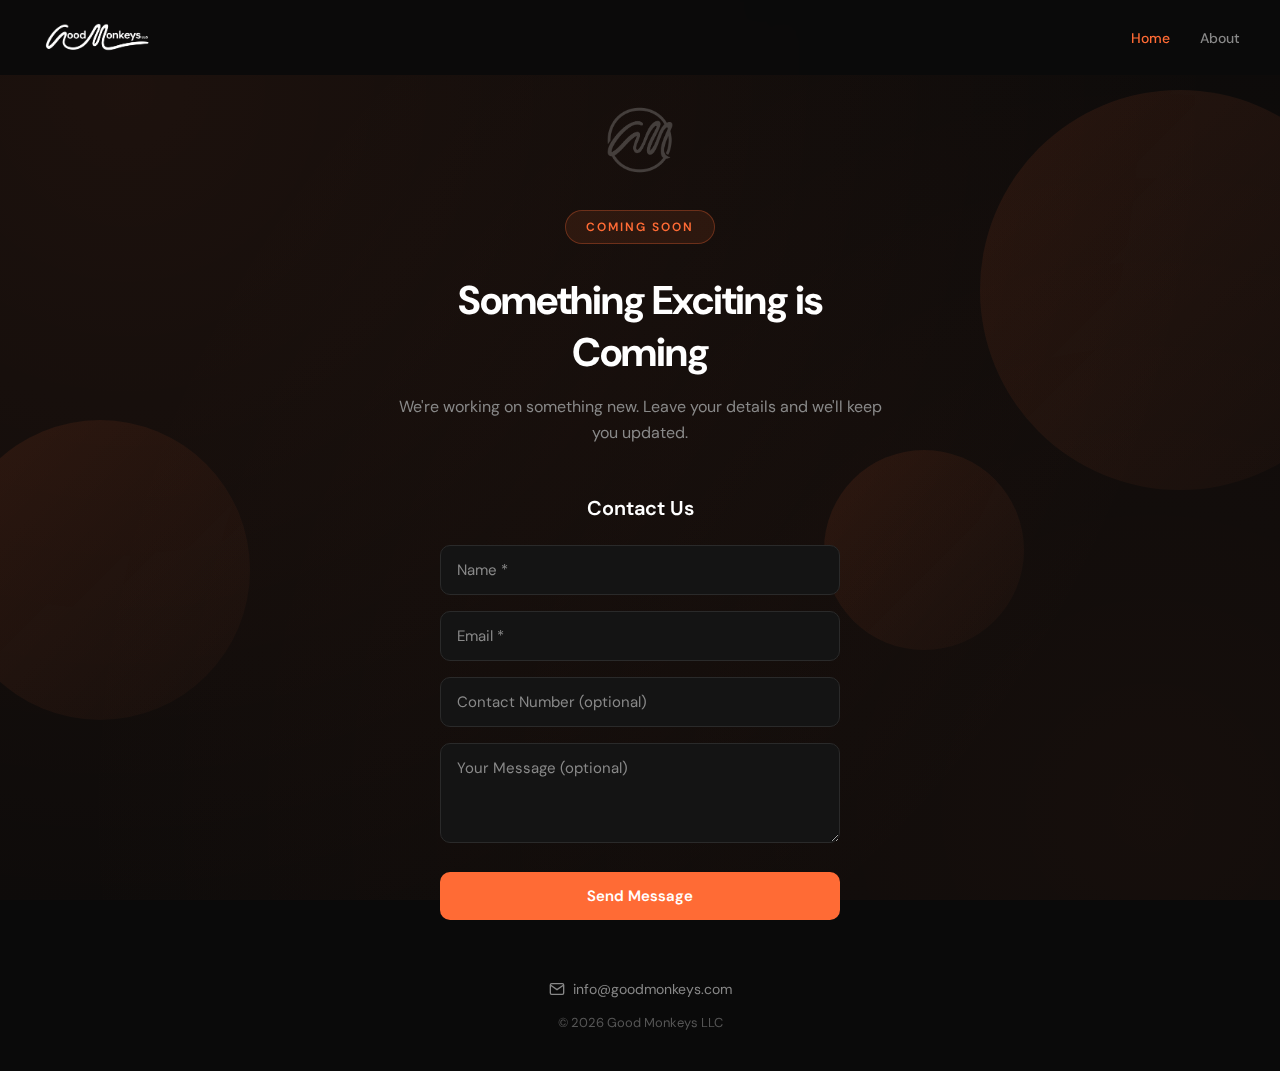
<file: index.html>
<!DOCTYPE html>
<html lang="en">
<head>
    <meta charset="UTF-8">
    <meta name="viewport" content="width=device-width, initial-scale=1.0">
    <title>Good Monkeys - Coming Soon</title>
    <meta name="description" content="Good Monkeys LLC - Something exciting is coming soon. Stay tuned!">
    
    <link rel="icon" type="image/png" href="assets/logos/favicon.png">
    <link rel="preconnect" href="https://fonts.googleapis.com">
    <link rel="preconnect" href="https://fonts.gstatic.com" crossorigin>
    <link href="https://fonts.googleapis.com/css2?family=DM+Sans:wght@300;400;500;600;700&display=swap" rel="stylesheet">
    
    <style>
        * {
            margin: 0;
            padding: 0;
            box-sizing: border-box;
        }
        
        :root {
            --primary: #FF6B35;
            --dark: #0A0A0A;
            --dark-light: #141414;
            --text: #FFFFFF;
            --text-muted: #888888;
            --border: #2a2a2a;
        }
        
        body {
            font-family: 'DM Sans', sans-serif;
            background: var(--dark);
            color: var(--text);
            min-height: 100vh;
            overflow-x: hidden;
        }
        
        /* Animated Background */
        .bg-animation {
            position: fixed;
            top: 0;
            left: 0;
            width: 100%;
            height: 100%;
            z-index: 0;
            overflow: hidden;
            pointer-events: none;
        }
        
        .bg-animation::before {
            content: '';
            position: absolute;
            top: -50%;
            left: -50%;
            width: 200%;
            height: 200%;
            background: radial-gradient(circle at 30% 30%, rgba(255, 107, 53, 0.08) 0%, transparent 50%),
                        radial-gradient(circle at 70% 70%, rgba(255, 107, 53, 0.05) 0%, transparent 50%);
            animation: pulse 15s ease-in-out infinite;
        }
        
        .floating-shapes {
            position: absolute;
            width: 100%;
            height: 100%;
        }
        
        .shape {
            position: absolute;
            border-radius: 50%;
            background: linear-gradient(135deg, rgba(255, 107, 53, 0.1), rgba(255, 107, 53, 0.02));
            animation: float 20s ease-in-out infinite;
        }
        
        .shape:nth-child(1) {
            width: 400px;
            height: 400px;
            top: 10%;
            right: -100px;
        }
        
        .shape:nth-child(2) {
            width: 300px;
            height: 300px;
            bottom: 20%;
            left: -50px;
            animation-delay: -5s;
        }
        
        .shape:nth-child(3) {
            width: 200px;
            height: 200px;
            top: 50%;
            right: 20%;
            animation-delay: -10s;
        }
        
        @keyframes pulse {
            0%, 100% { transform: rotate(0deg); }
            50% { transform: rotate(180deg); }
        }
        
        @keyframes float {
            0%, 100% { transform: translateY(0) scale(1); }
            50% { transform: translateY(-30px) scale(1.05); }
        }
        
        .container {
            position: relative;
            z-index: 1;
            min-height: 100vh;
            display: flex;
            flex-direction: column;
            justify-content: center;
            align-items: center;
            padding: 40px 20px;
        }
        
        /* Stamp */
        .stamp {
            width: 80px;
            height: 80px;
            margin: 0 auto 30px;
        }
        
        .stamp img {
            width: 100%;
            height: 100%;
            object-fit: contain;
            filter: brightness(0) invert(1);
            opacity: 0.2;
        }
        
        /* Main Content */
        .content {
            text-align: center;
            max-width: 500px;
            width: 100%;
        }
        
        .coming-soon-badge {
            display: inline-block;
            padding: 8px 20px;
            background: rgba(255, 107, 53, 0.1);
            border: 1px solid rgba(255, 107, 53, 0.3);
            border-radius: 50px;
            font-size: 12px;
            font-weight: 600;
            color: var(--primary);
            text-transform: uppercase;
            letter-spacing: 2px;
            margin-bottom: 30px;
        }
        
        h1 {
            font-size: 2.5rem;
            font-weight: 700;
            margin-bottom: 16px;
            letter-spacing: -1px;
        }
        
        .subtitle {
            font-size: 1rem;
            color: var(--text-muted);
            margin-bottom: 50px;
            line-height: 1.6;
        }
        
        /* Contact Form */
        .contact-section {
            width: 100%;
            max-width: 400px;
            margin: 0 auto;
        }
        
        .contact-title {
            font-size: 1.25rem;
            font-weight: 600;
            margin-bottom: 24px;
            color: var(--text);
        }
        
        .form-group {
            margin-bottom: 16px;
        }
        
        .form-group input,
        .form-group textarea {
            width: 100%;
            padding: 14px 16px;
            font-size: 15px;
            font-family: 'DM Sans', sans-serif;
            background: var(--dark-light);
            border: 1px solid var(--border);
            border-radius: 10px;
            color: var(--text);
            outline: none;
            transition: border-color 0.3s ease;
        }
        
        .form-group input:focus,
        .form-group textarea:focus {
            border-color: var(--primary);
        }
        
        .form-group input::placeholder,
        .form-group textarea::placeholder {
            color: var(--text-muted);
        }
        
        .form-group textarea {
            min-height: 100px;
            resize: vertical;
        }
        
        .optional {
            font-size: 11px;
            color: var(--text-muted);
            margin-left: 4px;
        }
        
        .btn {
            width: 100%;
            padding: 14px 24px;
            font-size: 15px;
            font-weight: 600;
            font-family: 'DM Sans', sans-serif;
            background: var(--primary);
            color: white;
            border: none;
            border-radius: 10px;
            cursor: pointer;
            transition: all 0.3s ease;
            margin-top: 8px;
        }
        
        .btn:hover {
            background: #e85a2a;
            transform: translateY(-2px);
        }
        
        .btn:disabled {
            opacity: 0.6;
            cursor: not-allowed;
            transform: none;
        }
        
        /* Success Message */
        .success-message {
            display: none;
            padding: 20px;
            background: rgba(34, 197, 94, 0.1);
            border: 1px solid rgba(34, 197, 94, 0.3);
            border-radius: 10px;
            color: #22C55E;
            text-align: center;
        }
        
        .success-message.show {
            display: block;
        }
        
        /* Footer */
        .footer {
            margin-top: 60px;
            text-align: center;
        }
        
        .footer-email {
            display: inline-flex;
            align-items: center;
            gap: 8px;
            color: var(--text-muted);
            text-decoration: none;
            font-size: 14px;
            margin-bottom: 16px;
            transition: color 0.3s ease;
        }
        
        .footer-email:hover {
            color: var(--primary);
        }
        
        .copyright {
            font-size: 13px;
            color: #555;
        }
        
        /* Responsive */
        @media (max-width: 600px) {
            .container {
                padding: 30px 20px;
            }
            
            .logo img {
                height: 40px;
            }
            
            h1 {
                font-size: 1.8rem;
            }
            
            .subtitle {
                font-size: 0.9rem;
            }
            
            .contact-section {
                max-width: 100%;
            }
        }
        
        /* Loading */
        .btn.loading {
            pointer-events: none;
        }
        
        .btn.loading::after {
            content: '';
            display: inline-block;
            width: 16px;
            height: 16px;
            border: 2px solid rgba(255,255,255,0.3);
            border-top-color: white;
            border-radius: 50%;
            animation: spin 0.8s linear infinite;
            margin-left: 8px;
            vertical-align: middle;
        }
        
        @keyframes spin {
            to { transform: rotate(360deg); }
        }
    </style>
</head>
<body>
    <!-- Animated Background -->
    <div class="bg-animation">
        <div class="floating-shapes">
            <div class="shape"></div>
            <div class="shape"></div>
            <div class="shape"></div>
        </div>
    </div>
    
    <!-- Navigation -->
    <nav style="position:fixed;top:0;left:0;right:0;padding:20px 40px;display:flex;justify-content:space-between;align-items:center;background:rgba(10,10,10,0.9);backdrop-filter:blur(10px);z-index:100;">
        <a href="index.html" style="display:flex;align-items:center;">
            <img src="assets/logos/GoodMonkeys_Logo_GM_V01_Primary_Logo.png" alt="Good Monkeys" style="height:35px;">
        </a>
        <div style="display:flex;gap:30px;">
            <a href="index.html" style="color:#FF6B35;text-decoration:none;font-size:14px;font-weight:500;">Home</a>
            <a href="about.html" style="color:#888;text-decoration:none;font-size:14px;font-weight:500;">About</a>
        </div>
    </nav>

    <div class="container" style="padding-top:100px;">
        <!-- Stamp -->
        <div class="stamp">
            <img src="assets/logos/GoodMonkeys_Logo_GM_V01_Logomark.png" alt="GM">
        </div>
        
        <!-- Main Content -->
        <div class="content">
            <div class="coming-soon-badge">Coming Soon</div>
            
            <h1>Something Exciting is Coming</h1>
            
            <p class="subtitle">
                We're working on something new. Leave your details and we'll keep you updated.
            </p>
            
            <!-- Contact Form -->
            <div class="contact-section">
                <h3 class="contact-title">Contact Us</h3>
                
                <div class="success-message" id="successMessage">
                    ✓ Thank you! We'll be in touch soon.
                </div>
                
                <form id="contactForm">
                    <div class="form-group">
                        <input type="text" id="name" placeholder="Name *" required>
                    </div>
                    
                    <div class="form-group">
                        <input type="email" id="email" placeholder="Email *" required>
                    </div>
                    
                    <div class="form-group">
                        <input type="tel" id="phone" placeholder="Contact Number (optional)">
                    </div>
                    
                    <div class="form-group">
                        <textarea id="message" placeholder="Your Message (optional)"></textarea>
                    </div>
                    
                    <button type="submit" class="btn" id="submitBtn">Send Message</button>
                </form>
            </div>
        </div>
        
        <!-- Footer -->
        <div class="footer">
            <a href="mailto:info@goodmonkeys.com" class="footer-email">
                <svg width="16" height="16" viewBox="0 0 24 24" fill="none" stroke="currentColor" stroke-width="2">
                    <path d="M4 4h16c1.1 0 2 .9 2 2v12c0 1.1-.9 2-2 2H4c-1.1 0-2-.9-2-2V6c0-1.1.9-2 2-2z"></path>
                    <polyline points="22,6 12,13 2,6"></polyline>
                </svg>
                info@goodmonkeys.com
            </a>
            <div class="copyright">© 2026 Good Monkeys LLC</div>
        </div>
    </div>
    
    <script>
        const SUPABASE_URL = 'https://kjhhwrvduqxprweqxhbo.supabase.co';
        const SUPABASE_ANON_KEY = 'eyJhbGciOiJIUzI1NiIsInR5cCI6IkpXVCJ9.eyJpc3MiOiJzdXBhYmFzZSIsInJlZiI6ImtqaGh3cnZkdXF4cHJ3ZXF4aGJvIiwicm9sZSI6ImFub24iLCJpYXQiOjE3NjQ2OTAwNjIsImV4cCI6MjA4MDI2NjA2Mn0.GFAmIDb1E_2UnFczUsHv4mTwGCT057CNlSLatsP2g2w';
        
        document.getElementById('contactForm').addEventListener('submit', async function(e) {
            e.preventDefault();
            
            const name = document.getElementById('name').value.trim();
            const email = document.getElementById('email').value.toLowerCase().trim();
            const phone = document.getElementById('phone').value.trim();
            const message = document.getElementById('message').value.trim();
            
            const submitBtn = document.getElementById('submitBtn');
            const form = document.getElementById('contactForm');
            const successMessage = document.getElementById('successMessage');
            
            submitBtn.classList.add('loading');
            submitBtn.disabled = true;
            
            try {
                const response = await fetch(`${SUPABASE_URL}/rest/v1/waitlist`, {
                    method: 'POST',
                    headers: {
                        'apikey': SUPABASE_ANON_KEY,
                        'Authorization': `Bearer ${SUPABASE_ANON_KEY}`,
                        'Content-Type': 'application/json',
                        'Prefer': 'return=representation'
                    },
                    body: JSON.stringify({
                        email: email,
                        name: name,
                        phone: phone || null,
                        message: message || null,
                        source: 'contact_form'
                    })
                });
                
                if (!response.ok) {
                    const errorData = await response.json();
                    console.error('Supabase error:', errorData);
                    // Handle duplicate email
                    if (errorData.code === '23505') {
                        form.style.display = 'none';
                        successMessage.classList.add('show');
                        return;
                    }
                    throw new Error(errorData.message || 'Failed to save');
                }
                
                const data = await response.json();
                console.log('Saved successfully:', data);
                
                form.style.display = 'none';
                successMessage.classList.add('show');
                
            } catch (error) {
                console.error('Error:', error);
                alert('Something went wrong. Please try again.');
                submitBtn.classList.remove('loading');
                submitBtn.disabled = false;
            } finally {
                submitBtn.classList.remove('loading');
                submitBtn.disabled = false;
            }
        });
    </script>
</body>
</html>
</file>
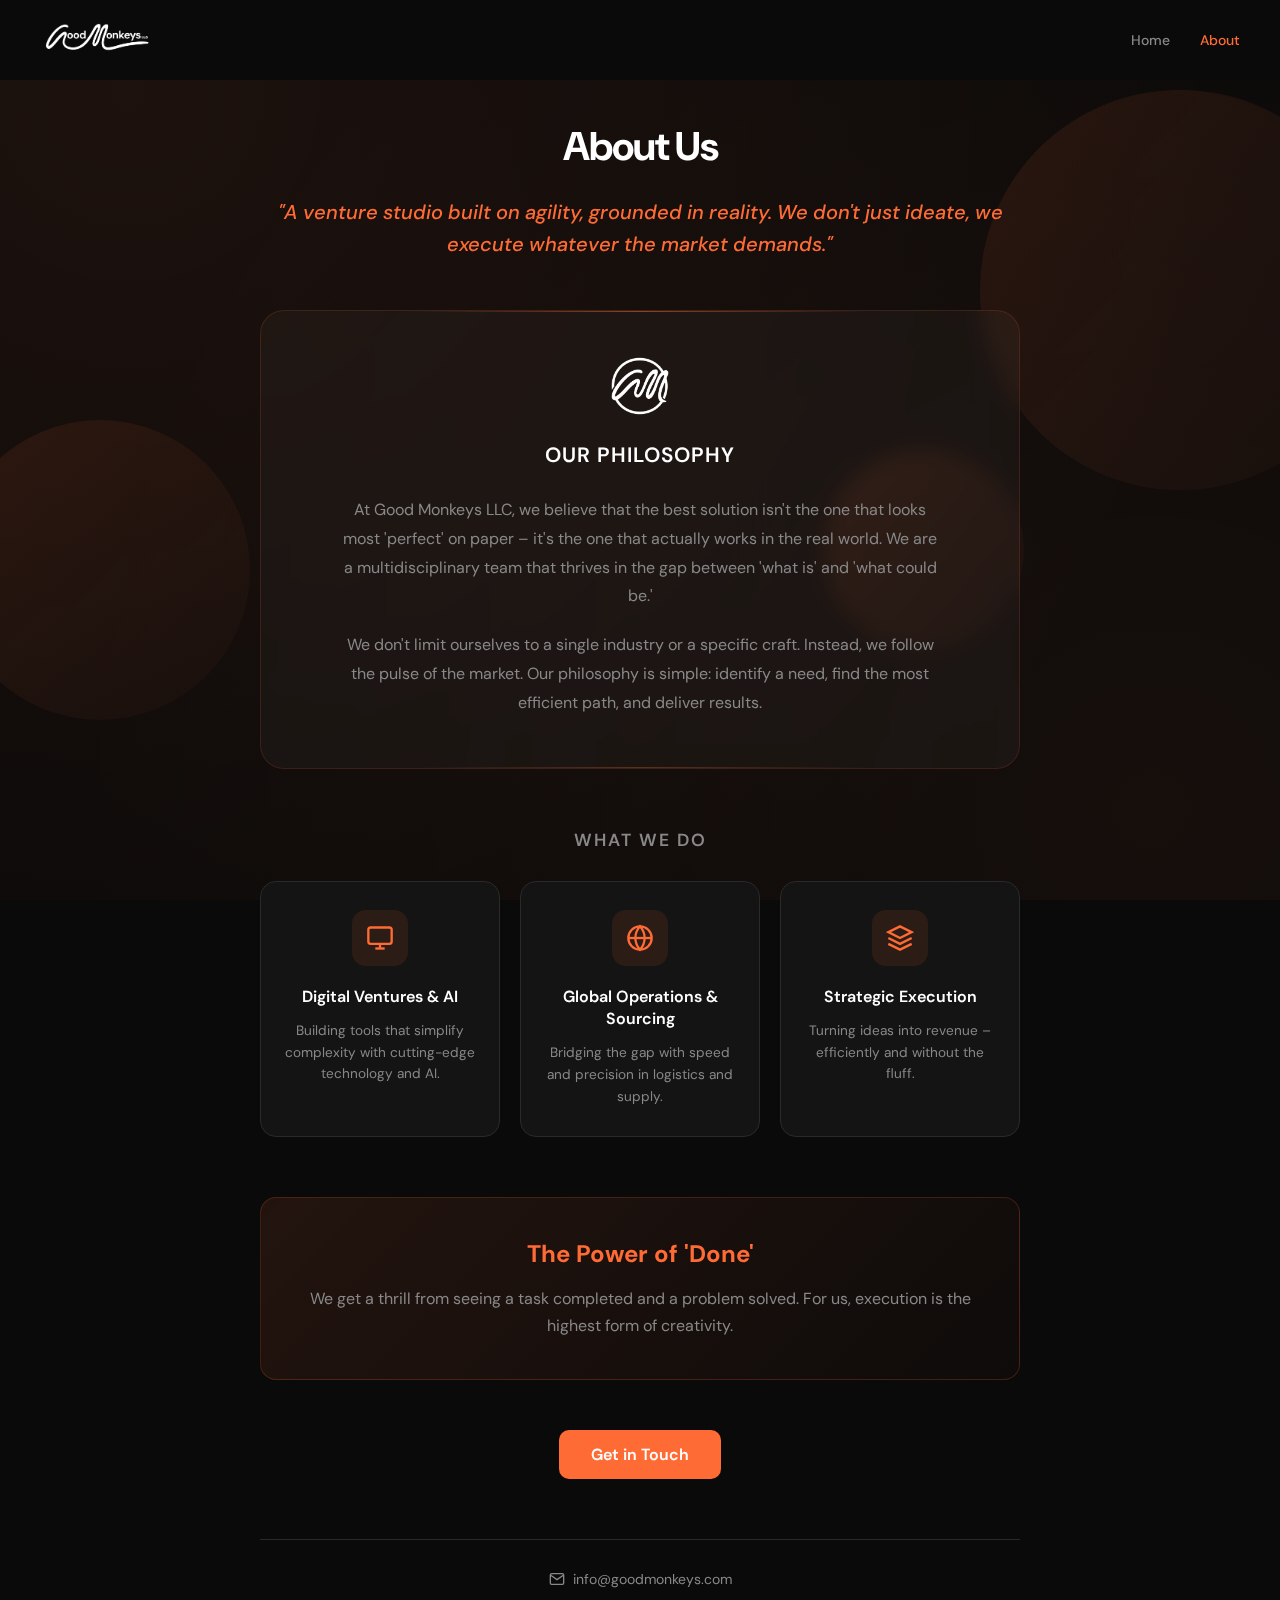
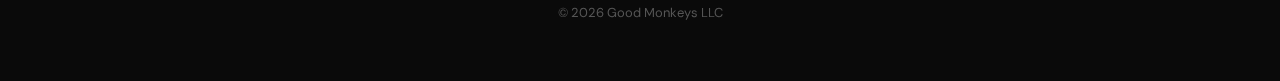
<file: about.html>
<!DOCTYPE html>
<html lang="en">
<head>
    <meta charset="UTF-8">
    <meta name="viewport" content="width=device-width, initial-scale=1.0">
    <title>About Us - Good Monkeys</title>
    <meta name="description" content="Good Monkeys LLC - A venture studio built on agility, grounded in reality.">
    
    <link rel="icon" type="image/png" href="assets/logos/favicon.png">
    <link rel="preconnect" href="https://fonts.googleapis.com">
    <link rel="preconnect" href="https://fonts.gstatic.com" crossorigin>
    <link href="https://fonts.googleapis.com/css2?family=DM+Sans:wght@300;400;500;600;700&display=swap" rel="stylesheet">
    
    <style>
        * {
            margin: 0;
            padding: 0;
            box-sizing: border-box;
        }
        
        :root {
            --primary: #FF6B35;
            --dark: #0A0A0A;
            --dark-light: #141414;
            --text: #FFFFFF;
            --text-muted: #888888;
            --border: #2a2a2a;
        }
        
        body {
            font-family: 'DM Sans', sans-serif;
            background: var(--dark);
            color: var(--text);
            min-height: 100vh;
            overflow-x: hidden;
        }
        
        /* Animated Background */
        .bg-animation {
            position: fixed;
            top: 0;
            left: 0;
            width: 100%;
            height: 100%;
            z-index: 0;
            overflow: hidden;
            pointer-events: none;
        }
        
        .bg-animation::before {
            content: '';
            position: absolute;
            top: -50%;
            left: -50%;
            width: 200%;
            height: 200%;
            background: radial-gradient(circle at 30% 30%, rgba(255, 107, 53, 0.08) 0%, transparent 50%),
                        radial-gradient(circle at 70% 70%, rgba(255, 107, 53, 0.05) 0%, transparent 50%);
            animation: pulse 15s ease-in-out infinite;
        }
        
        .floating-shapes {
            position: absolute;
            width: 100%;
            height: 100%;
        }
        
        .shape {
            position: absolute;
            border-radius: 50%;
            background: linear-gradient(135deg, rgba(255, 107, 53, 0.1), rgba(255, 107, 53, 0.02));
            animation: float 20s ease-in-out infinite;
        }
        
        .shape:nth-child(1) {
            width: 400px;
            height: 400px;
            top: 10%;
            right: -100px;
        }
        
        .shape:nth-child(2) {
            width: 300px;
            height: 300px;
            bottom: 20%;
            left: -50px;
            animation-delay: -5s;
        }
        
        .shape:nth-child(3) {
            width: 200px;
            height: 200px;
            top: 50%;
            right: 20%;
            animation-delay: -10s;
        }
        
        @keyframes pulse {
            0%, 100% { transform: rotate(0deg); }
            50% { transform: rotate(180deg); }
        }
        
        @keyframes float {
            0%, 100% { transform: translateY(0) scale(1); }
            50% { transform: translateY(-30px) scale(1.05); }
        }
        
        /* Navigation */
        .nav {
            position: fixed;
            top: 0;
            left: 0;
            right: 0;
            padding: 20px 40px;
            display: flex;
            justify-content: space-between;
            align-items: center;
            background: rgba(10, 10, 10, 0.9);
            backdrop-filter: blur(10px);
            z-index: 100;
        }
        
        .nav-logo img {
            height: 35px;
        }
        
        .nav-links {
            display: flex;
            gap: 30px;
        }
        
        .nav-links a {
            color: var(--text-muted);
            text-decoration: none;
            font-size: 14px;
            font-weight: 500;
            transition: color 0.3s ease;
        }
        
        .nav-links a:hover,
        .nav-links a.active {
            color: var(--primary);
        }
        
        /* Main Container */
        .container {
            position: relative;
            z-index: 1;
            max-width: 800px;
            margin: 0 auto;
            padding: 120px 20px 60px;
        }
        
        /* Hero */
        .hero {
            text-align: center;
            margin-bottom: 50px;
        }
        
        .hero h1 {
            font-size: 2.5rem;
            font-weight: 700;
            margin-bottom: 24px;
            letter-spacing: -1px;
        }
        
        .motto {
            font-size: 1.25rem;
            color: var(--primary);
            font-weight: 500;
            line-height: 1.6;
            font-style: italic;
        }
        
        /* Philosophy */
        .philosophy {
            margin-bottom: 60px;
            padding: 50px 40px;
            background: rgba(255, 255, 255, 0.03);
            border: 1px solid rgba(255, 107, 53, 0.15);
            border-radius: 24px;
            position: relative;
            overflow: hidden;
            backdrop-filter: blur(10px);
        }
        
        .philosophy::before {
            content: '';
            position: absolute;
            top: 0;
            left: 50%;
            transform: translateX(-50%);
            width: 60%;
            height: 1px;
            background: linear-gradient(90deg, transparent, rgba(255, 107, 53, 0.5), transparent);
        }
        
        .philosophy::after {
            content: '';
            position: absolute;
            bottom: 0;
            left: 50%;
            transform: translateX(-50%);
            width: 60%;
            height: 1px;
            background: linear-gradient(90deg, transparent, rgba(255, 107, 53, 0.3), transparent);
        }
        
        .philosophy-header {
            text-align: center;
            margin-bottom: 28px;
        }
        
        .philosophy-stamp {
            width: 70px;
            height: 70px;
            margin: -10px auto 20px;
        }
        
        .philosophy-stamp img {
            width: 100%;
            height: 100%;
            object-fit: contain;
            filter: brightness(0) invert(1);
            opacity: 1;
        }
        
        .philosophy-header h3 {
            font-size: 1.3rem;
            font-weight: 600;
            color: var(--text);
            text-transform: uppercase;
            letter-spacing: 1px;
        }
        
        .philosophy-content {
            display: flex;
            flex-direction: column;
            gap: 20px;
            text-align: center;
        }
        
        .philosophy-item p {
            font-size: 1rem;
            color: var(--text-muted);
            line-height: 1.8;
            max-width: 600px;
            margin: 0 auto;
        }
        
        /* Services */
        .services {
            margin-bottom: 60px;
        }
        
        .services-title {
            font-size: 1.1rem;
            font-weight: 600;
            color: var(--text-muted);
            text-transform: uppercase;
            letter-spacing: 2px;
            margin-bottom: 30px;
            text-align: center;
        }
        
        .services-grid {
            display: grid;
            grid-template-columns: repeat(3, 1fr);
            gap: 20px;
        }
        
        .service-card {
            padding: 28px 24px;
            background: var(--dark-light);
            border: 1px solid var(--border);
            border-radius: 16px;
            text-align: center;
            transition: all 0.3s ease;
        }
        
        .service-card:hover {
            border-color: var(--primary);
            transform: translateY(-4px);
        }
        
        .service-icon {
            width: 56px;
            height: 56px;
            display: flex;
            align-items: center;
            justify-content: center;
            background: rgba(255, 107, 53, 0.1);
            border-radius: 14px;
            margin: 0 auto 20px;
            color: var(--primary);
        }
        
        .service-card h3 {
            font-size: 1rem;
            font-weight: 600;
            margin-bottom: 12px;
            line-height: 1.4;
        }
        
        .service-card p {
            font-size: 0.85rem;
            color: var(--text-muted);
            line-height: 1.6;
        }
        
        /* Power of Done */
        .power-done {
            text-align: center;
            padding: 40px;
            background: linear-gradient(135deg, rgba(255, 107, 53, 0.1), rgba(255, 107, 53, 0.02));
            border: 1px solid rgba(255, 107, 53, 0.2);
            border-radius: 16px;
            margin-bottom: 40px;
        }
        
        .power-done h3 {
            font-size: 1.5rem;
            margin-bottom: 16px;
            color: var(--primary);
        }
        
        .power-done p {
            font-size: 1rem;
            color: var(--text-muted);
            line-height: 1.7;
        }
        
        /* CTA */
        .cta {
            text-align: center;
            margin-top: 50px;
        }
        
        .cta-btn {
            display: inline-block;
            padding: 14px 32px;
            background: var(--primary);
            color: white;
            text-decoration: none;
            font-weight: 600;
            border-radius: 10px;
            transition: all 0.3s ease;
        }
        
        .cta-btn:hover {
            background: #e85a2a;
            transform: translateY(-2px);
        }
        
        /* Footer */
        .footer {
            margin-top: 60px;
            padding-top: 30px;
            border-top: 1px solid var(--border);
            text-align: center;
        }
        
        .footer-email {
            display: inline-flex;
            align-items: center;
            gap: 8px;
            color: var(--text-muted);
            text-decoration: none;
            font-size: 14px;
            margin-bottom: 16px;
            transition: color 0.3s ease;
        }
        
        .footer-email:hover {
            color: var(--primary);
        }
        
        .copyright {
            font-size: 13px;
            color: #555;
        }
        
        /* Responsive */
        @media (max-width: 600px) {
            .nav {
                padding: 16px 20px;
            }
            
            .nav-logo img {
                height: 28px;
            }
            
            .nav-links {
                gap: 20px;
            }
            
            .nav-links a {
                font-size: 13px;
            }
            
            .container {
                padding: 100px 20px 40px;
            }
            
            .hero h1 {
                font-size: 1.8rem;
            }
            
            .motto {
                font-size: 1.1rem;
            }
            
            .philosophy {
                padding: 24px;
            }
            
            .philosophy-item p {
                font-size: 0.95rem;
            }
            
            .service-card {
                padding: 24px;
            }
            
            .service-card h3 {
                font-size: 1.1rem;
            }
            
            .services-grid {
                grid-template-columns: 1fr;
            }
        }
    </style>
</head>
<body>
    <!-- Animated Background -->
    <div class="bg-animation">
        <div class="floating-shapes">
            <div class="shape"></div>
            <div class="shape"></div>
            <div class="shape"></div>
        </div>
    </div>
    
    <!-- Navigation -->
    <nav class="nav">
        <a href="index.html" class="nav-logo">
            <img src="assets/logos/GoodMonkeys_Logo_GM_V01_Primary_Logo.png" alt="Good Monkeys">
        </a>
        <div class="nav-links">
            <a href="index.html">Home</a>
            <a href="about.html" class="active">About</a>
        </div>
    </nav>
    
    <div class="container">
        <!-- Hero -->
        <div class="hero">
            <h1>About Us</h1>
            <p class="motto">"A venture studio built on agility, grounded in reality. We don't just ideate, we execute whatever the market demands."</p>
        </div>
        
        <!-- Philosophy -->
        <div class="philosophy">
            <div class="philosophy-header">
                <div class="philosophy-stamp">
                    <img src="assets/logos/GoodMonkeys_Logo_GM_V01_Logomark.png" alt="GM">
                </div>
                <h3>Our Philosophy</h3>
            </div>
            <div class="philosophy-content">
                <div class="philosophy-item">
                    <p>At Good Monkeys LLC, we believe that the best solution isn't the one that looks most 'perfect' on paper – it's the one that actually works in the real world. We are a multidisciplinary team that thrives in the gap between 'what is' and 'what could be.'</p>
                </div>
                <div class="philosophy-item">
                    <p>We don't limit ourselves to a single industry or a specific craft. Instead, we follow the pulse of the market. Our philosophy is simple: identify a need, find the most efficient path, and deliver results.</p>
                </div>
            </div>
        </div>
        
        <!-- Services -->
        <div class="services">
            <div class="services-title">What We Do</div>
            
            <div class="services-grid">
                <div class="service-card">
                    <div class="service-icon">
                        <svg width="28" height="28" viewBox="0 0 24 24" fill="none" stroke="currentColor" stroke-width="2">
                            <rect x="2" y="3" width="20" height="14" rx="2" ry="2"></rect>
                            <line x1="8" y1="21" x2="16" y2="21"></line>
                            <line x1="12" y1="17" x2="12" y2="21"></line>
                        </svg>
                    </div>
                    <h3>Digital Ventures & AI</h3>
                    <p>Building tools that simplify complexity with cutting-edge technology and AI.</p>
                </div>
                
                <div class="service-card">
                    <div class="service-icon">
                        <svg width="28" height="28" viewBox="0 0 24 24" fill="none" stroke="currentColor" stroke-width="2">
                            <circle cx="12" cy="12" r="10"></circle>
                            <line x1="2" y1="12" x2="22" y2="12"></line>
                            <path d="M12 2a15.3 15.3 0 0 1 4 10 15.3 15.3 0 0 1-4 10 15.3 15.3 0 0 1-4-10 15.3 15.3 0 0 1 4-10z"></path>
                        </svg>
                    </div>
                    <h3>Global Operations & Sourcing</h3>
                    <p>Bridging the gap with speed and precision in logistics and supply.</p>
                </div>
                
                <div class="service-card">
                    <div class="service-icon">
                        <svg width="28" height="28" viewBox="0 0 24 24" fill="none" stroke="currentColor" stroke-width="2">
                            <polygon points="12 2 2 7 12 12 22 7 12 2"></polygon>
                            <polyline points="2 17 12 22 22 17"></polyline>
                            <polyline points="2 12 12 17 22 12"></polyline>
                        </svg>
                    </div>
                    <h3>Strategic Execution</h3>
                    <p>Turning ideas into revenue – efficiently and without the fluff.</p>
                </div>
            </div>
        </div>
        
        <!-- Power of Done -->
        <div class="power-done">
            <h3>The Power of 'Done'</h3>
            <p>We get a thrill from seeing a task completed and a problem solved. For us, execution is the highest form of creativity.</p>
        </div>
        
        <!-- CTA -->
        <div class="cta">
            <a href="index.html" class="cta-btn">Get in Touch</a>
        </div>
        
        <!-- Footer -->
        <div class="footer">
            <a href="mailto:info@goodmonkeys.com" class="footer-email">
                <svg width="16" height="16" viewBox="0 0 24 24" fill="none" stroke="currentColor" stroke-width="2">
                    <path d="M4 4h16c1.1 0 2 .9 2 2v12c0 1.1-.9 2-2 2H4c-1.1 0-2-.9-2-2V6c0-1.1.9-2 2-2z"></path>
                    <polyline points="22,6 12,13 2,6"></polyline>
                </svg>
                info@goodmonkeys.com
            </a>
            <div class="copyright">© 2026 Good Monkeys LLC</div>
        </div>
    </div>
</body>
</html>
</file>
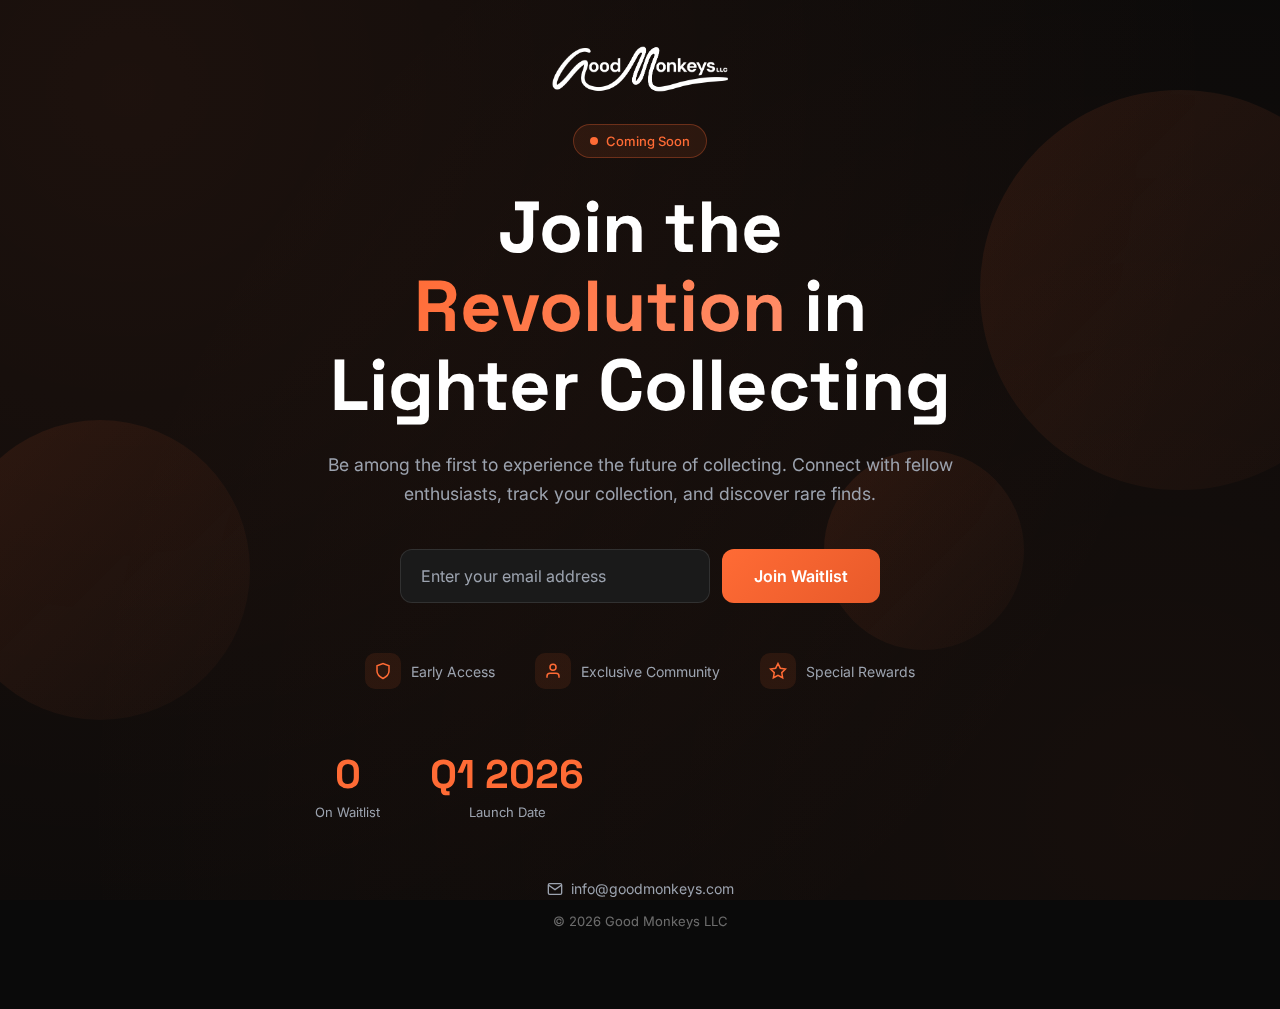
<file: coming-soon.html>
<!DOCTYPE html>
<html lang="en">
<head>
    <meta charset="UTF-8">
    <meta name="viewport" content="width=device-width, initial-scale=1.0">
    <title>Good Monkeys - Coming Soon | Join the Waitlist</title>
    <meta name="description" content="Good Monkeys is launching soon. Join our exclusive waitlist and be the first to experience the future of lighter collecting.">
    
    <!-- Favicon -->
    <link rel="icon" type="image/png" href="assets/logos/favicon.png">
    
    <!-- Fonts -->
    <link rel="preconnect" href="https://fonts.googleapis.com">
    <link rel="preconnect" href="https://fonts.gstatic.com" crossorigin>
    <link href="https://fonts.googleapis.com/css2?family=Space+Grotesk:wght@300;400;500;600;700&family=Inter:wght@300;400;500;600&display=swap" rel="stylesheet">
    
    <style>
        * {
            margin: 0;
            padding: 0;
            box-sizing: border-box;
        }
        
        :root {
            --primary: #FF6B35;
            --primary-dark: #E85A2A;
            --dark: #0A0A0A;
            --dark-light: #1A1A1A;
            --text: #FFFFFF;
            --text-muted: #9CA3AF;
            --accent: #FF6B35;
        }
        
        body {
            font-family: 'Inter', sans-serif;
            background: var(--dark);
            color: var(--text);
            min-height: 100vh;
            overflow-x: hidden;
        }
        
        /* Animated Background */
        .bg-animation {
            position: fixed;
            top: 0;
            left: 0;
            width: 100%;
            height: 100%;
            z-index: 0;
            overflow: hidden;
        }
        
        .bg-animation::before {
            content: '';
            position: absolute;
            top: -50%;
            left: -50%;
            width: 200%;
            height: 200%;
            background: radial-gradient(circle at 30% 30%, rgba(255, 107, 53, 0.08) 0%, transparent 50%),
                        radial-gradient(circle at 70% 70%, rgba(255, 107, 53, 0.05) 0%, transparent 50%);
            animation: pulse 15s ease-in-out infinite;
        }
        
        .floating-shapes {
            position: absolute;
            width: 100%;
            height: 100%;
        }
        
        .shape {
            position: absolute;
            border-radius: 50%;
            background: linear-gradient(135deg, rgba(255, 107, 53, 0.1), rgba(255, 107, 53, 0.02));
            animation: float 20s ease-in-out infinite;
        }
        
        .shape:nth-child(1) {
            width: 400px;
            height: 400px;
            top: 10%;
            right: -100px;
            animation-delay: 0s;
        }
        
        .shape:nth-child(2) {
            width: 300px;
            height: 300px;
            bottom: 20%;
            left: -50px;
            animation-delay: -5s;
        }
        
        .shape:nth-child(3) {
            width: 200px;
            height: 200px;
            top: 50%;
            right: 20%;
            animation-delay: -10s;
        }
        
        @keyframes pulse {
            0%, 100% { transform: rotate(0deg); }
            50% { transform: rotate(180deg); }
        }
        
        @keyframes float {
            0%, 100% { transform: translateY(0) scale(1); }
            50% { transform: translateY(-30px) scale(1.05); }
        }
        
        /* Main Container */
        .container {
            position: relative;
            z-index: 1;
            min-height: 100vh;
            display: flex;
            flex-direction: column;
            justify-content: center;
            align-items: center;
            padding: 40px 20px;
        }
        
        /* Logo */
        .logo {
            margin-bottom: 20px;
            animation: fadeInDown 1s ease-out;
        }
        
        .logo img {
            height: 60px;
            width: auto;
        }
        
        /* Badge */
        .badge {
            display: inline-flex;
            align-items: center;
            gap: 8px;
            padding: 8px 16px;
            background: rgba(255, 107, 53, 0.1);
            border: 1px solid rgba(255, 107, 53, 0.3);
            border-radius: 50px;
            font-size: 13px;
            font-weight: 500;
            color: var(--primary);
            margin-bottom: 30px;
            animation: fadeInUp 1s ease-out 0.2s both;
        }
        
        .badge::before {
            content: '';
            width: 8px;
            height: 8px;
            background: var(--primary);
            border-radius: 50%;
            animation: blink 2s infinite;
        }
        
        @keyframes blink {
            0%, 100% { opacity: 1; }
            50% { opacity: 0.3; }
        }
        
        /* Main Content */
        .content {
            text-align: center;
            max-width: 650px;
        }
        
        h1 {
            font-family: 'Space Grotesk', sans-serif;
            font-size: clamp(2.5rem, 8vw, 4.5rem);
            font-weight: 700;
            line-height: 1.1;
            margin-bottom: 24px;
            animation: fadeInUp 1s ease-out 0.3s both;
        }
        
        h1 span {
            background: linear-gradient(135deg, var(--primary), #FF8F6B);
            -webkit-background-clip: text;
            -webkit-text-fill-color: transparent;
            background-clip: text;
        }
        
        .subtitle {
            font-size: 1.1rem;
            line-height: 1.7;
            color: var(--text-muted);
            margin-bottom: 40px;
            animation: fadeInUp 1s ease-out 0.4s both;
        }
        
        /* Form */
        .waitlist-form {
            display: flex;
            gap: 12px;
            max-width: 480px;
            margin: 0 auto 30px;
            animation: fadeInUp 1s ease-out 0.5s both;
        }
        
        .input-wrapper {
            flex: 1;
            position: relative;
        }
        
        .input-wrapper input {
            width: 100%;
            padding: 16px 20px;
            font-size: 16px;
            font-family: 'Inter', sans-serif;
            background: var(--dark-light);
            border: 1px solid rgba(255, 255, 255, 0.1);
            border-radius: 12px;
            color: var(--text);
            outline: none;
            transition: all 0.3s ease;
        }
        
        .input-wrapper input:focus {
            border-color: var(--primary);
            box-shadow: 0 0 0 3px rgba(255, 107, 53, 0.1);
        }
        
        .input-wrapper input::placeholder {
            color: var(--text-muted);
        }
        
        .btn {
            padding: 16px 32px;
            font-size: 16px;
            font-weight: 600;
            font-family: 'Inter', sans-serif;
            background: linear-gradient(135deg, var(--primary), var(--primary-dark));
            color: white;
            border: none;
            border-radius: 12px;
            cursor: pointer;
            transition: all 0.3s ease;
            white-space: nowrap;
        }
        
        .btn:hover {
            transform: translateY(-2px);
            box-shadow: 0 10px 30px rgba(255, 107, 53, 0.3);
        }
        
        .btn:active {
            transform: translateY(0);
        }
        
        .btn:disabled {
            opacity: 0.7;
            cursor: not-allowed;
            transform: none;
        }
        
        /* Success Message */
        .success-message {
            display: none;
            padding: 16px 24px;
            background: rgba(34, 197, 94, 0.1);
            border: 1px solid rgba(34, 197, 94, 0.3);
            border-radius: 12px;
            color: #22C55E;
            margin-bottom: 30px;
            animation: fadeInUp 0.5s ease-out;
        }
        
        .success-message.show {
            display: flex;
            align-items: center;
            gap: 12px;
        }
        
        /* Features */
        .features {
            display: flex;
            justify-content: center;
            gap: 40px;
            margin-top: 50px;
            animation: fadeInUp 1s ease-out 0.6s both;
        }
        
        .feature {
            display: flex;
            align-items: center;
            gap: 10px;
            font-size: 14px;
            color: var(--text-muted);
        }
        
        .feature-icon {
            width: 36px;
            height: 36px;
            display: flex;
            align-items: center;
            justify-content: center;
            background: rgba(255, 107, 53, 0.1);
            border-radius: 10px;
            color: var(--primary);
        }
        
        /* Stats */
        .stats {
            display: flex;
            gap: 50px;
            margin-top: 60px;
            animation: fadeInUp 1s ease-out 0.7s both;
        }
        
        .stat {
            text-align: center;
        }
        
        .stat-number {
            font-family: 'Space Grotesk', sans-serif;
            font-size: 2.5rem;
            font-weight: 700;
            color: var(--primary);
        }
        
        .stat-label {
            font-size: 13px;
            color: var(--text-muted);
            margin-top: 4px;
        }
        
        /* Footer */
        .footer {
            margin-top: 60px;
            text-align: center;
            animation: fadeInUp 1s ease-out 0.8s both;
            padding-bottom: 40px;
        }
        
        .footer .email-link {
            display: inline-flex;
            align-items: center;
            gap: 8px;
            color: var(--text-muted);
            text-decoration: none;
            font-size: 14px;
            transition: color 0.3s ease;
            margin-bottom: 16px;
        }
        
        .footer .email-link:hover {
            color: var(--primary);
        }
        
        .copyright {
            font-size: 13px;
            color: rgba(255, 255, 255, 0.4);
        }
        
        
        /* Animations */
        @keyframes fadeInDown {
            from {
                opacity: 0;
                transform: translateY(-30px);
            }
            to {
                opacity: 1;
                transform: translateY(0);
            }
        }
        
        @keyframes fadeInUp {
            from {
                opacity: 0;
                transform: translateY(30px);
            }
            to {
                opacity: 1;
                transform: translateY(0);
            }
        }
        
        /* Responsive - Tablet */
        @media (max-width: 768px) {
            .container {
                padding: 30px 20px;
                justify-content: flex-start;
                padding-top: 60px;
            }
            
            .logo img {
                height: 45px;
            }
            
            .badge {
                font-size: 12px;
                padding: 6px 14px;
                margin-bottom: 24px;
            }
            
            h1 {
                font-size: 2rem;
                margin-bottom: 16px;
            }
            
            .subtitle {
                font-size: 0.95rem;
                margin-bottom: 30px;
                padding: 0 10px;
            }
            
            .waitlist-form {
                flex-direction: column;
                gap: 10px;
                padding: 0 10px;
            }
            
            .input-wrapper input {
                padding: 14px 16px;
                font-size: 16px; /* Prevents zoom on iOS */
            }
            
            .btn {
                width: 100%;
                padding: 14px 24px;
            }
            
            .features {
                flex-direction: column;
                gap: 16px;
                margin-top: 36px;
            }
            
            .feature {
                justify-content: center;
            }
            
            .stats {
                gap: 40px;
                margin-top: 40px;
            }
            
            .stat-number {
                font-size: 1.8rem;
            }
            
            .stat-label {
                font-size: 12px;
            }
            
            .footer {
                margin-top: 40px;
            }
            
            .shape:nth-child(1) {
                width: 250px;
                height: 250px;
            }
            
            .shape:nth-child(2) {
                width: 180px;
                height: 180px;
            }
            
            .shape:nth-child(3) {
                display: none;
            }
        }
        
        /* Responsive - Mobile Small */
        @media (max-width: 400px) {
            .container {
                padding: 20px 16px;
                padding-top: 40px;
            }
            
            .logo img {
                height: 38px;
            }
            
            h1 {
                font-size: 1.7rem;
            }
            
            .subtitle {
                font-size: 0.9rem;
            }
            
            .stats {
                gap: 30px;
            }
            
            .stat-number {
                font-size: 1.5rem;
            }
            
            .feature-icon {
                width: 32px;
                height: 32px;
            }
            
            .feature {
                font-size: 13px;
            }
        }
        
        /* Loading spinner */
        .spinner {
            display: none;
            width: 20px;
            height: 20px;
            border: 2px solid rgba(255, 255, 255, 0.3);
            border-top-color: white;
            border-radius: 50%;
            animation: spin 0.8s linear infinite;
        }
        
        @keyframes spin {
            to { transform: rotate(360deg); }
        }
        
        .btn.loading .btn-text {
            display: none;
        }
        
        .btn.loading .spinner {
            display: block;
        }
    </style>
</head>
<body>
    <!-- Background Animation -->
    <div class="bg-animation">
        <div class="floating-shapes">
            <div class="shape"></div>
            <div class="shape"></div>
            <div class="shape"></div>
        </div>
    </div>
    
    <div class="container">
        <!-- Logo -->
        <div class="logo">
            <img src="assets/logos/GoodMonkeys_Logo_GM_V01_Primary_Logo.png" alt="Good Monkeys">
        </div>
        
        <!-- Badge -->
        <div class="badge">Coming Soon</div>
        
        <!-- Main Content -->
        <div class="content">
            <h1>Join the <span>Revolution</span> in Lighter Collecting</h1>
            
            <p class="subtitle">
                Be among the first to experience the future of collecting. 
                Connect with fellow enthusiasts, track your collection, and discover rare finds.
            </p>
            
            <!-- Success Message -->
            <div class="success-message" id="successMessage">
                <svg width="24" height="24" viewBox="0 0 24 24" fill="none" stroke="currentColor" stroke-width="2">
                    <path d="M22 11.08V12a10 10 0 1 1-5.93-9.14"></path>
                    <polyline points="22,4 12,14.01 9,11.01"></polyline>
                </svg>
                <span>You're on the list! We'll notify you when we launch.</span>
            </div>
            
            <!-- Waitlist Form -->
            <form class="waitlist-form" id="waitlistForm">
                <div class="input-wrapper">
                    <input type="email" id="email" placeholder="Enter your email address" required>
                </div>
                <button type="submit" class="btn" id="submitBtn">
                    <span class="btn-text">Join Waitlist</span>
                    <div class="spinner"></div>
                </button>
            </form>
            
            <!-- Features -->
            <div class="features">
                <div class="feature">
                    <div class="feature-icon">
                        <svg width="18" height="18" viewBox="0 0 24 24" fill="none" stroke="currentColor" stroke-width="2">
                            <path d="M12 22s8-4 8-10V5l-8-3-8 3v7c0 6 8 10 8 10z"></path>
                        </svg>
                    </div>
                    <span>Early Access</span>
                </div>
                <div class="feature">
                    <div class="feature-icon">
                        <svg width="18" height="18" viewBox="0 0 24 24" fill="none" stroke="currentColor" stroke-width="2">
                            <path d="M20 21v-2a4 4 0 0 0-4-4H8a4 4 0 0 0-4 4v2"></path>
                            <circle cx="12" cy="7" r="4"></circle>
                        </svg>
                    </div>
                    <span>Exclusive Community</span>
                </div>
                <div class="feature">
                    <div class="feature-icon">
                        <svg width="18" height="18" viewBox="0 0 24 24" fill="none" stroke="currentColor" stroke-width="2">
                            <polygon points="12,2 15.09,8.26 22,9.27 17,14.14 18.18,21.02 12,17.77 5.82,21.02 7,14.14 2,9.27 8.91,8.26 12,2"></polygon>
                        </svg>
                    </div>
                    <span>Special Rewards</span>
                </div>
            </div>
            
            <!-- Stats -->
            <div class="stats">
                <div class="stat">
                    <div class="stat-number" id="waitlistCount">1,247</div>
                    <div class="stat-label">On Waitlist</div>
                </div>
                <div class="stat">
                    <div class="stat-number">Q1 2026</div>
                    <div class="stat-label">Launch Date</div>
                </div>
            </div>
            
            </div>
        
        <!-- Footer -->
        <div class="footer">
            <a href="mailto:info@goodmonkeys.com" class="email-link">
                <svg width="16" height="16" viewBox="0 0 24 24" fill="none" stroke="currentColor" stroke-width="2">
                    <path d="M4 4h16c1.1 0 2 .9 2 2v12c0 1.1-.9 2-2 2H4c-1.1 0-2-.9-2-2V6c0-1.1.9-2 2-2z"></path>
                    <polyline points="22,6 12,13 2,6"></polyline>
                </svg>
                info@goodmonkeys.com
            </a>
            <div class="copyright">© 2026 Good Monkeys LLC</div>
        </div>
    </div>
    
    <script>
        // Supabase config - saves to your existing Supabase
        const SUPABASE_URL = 'https://kjhhwrvduqxprweqxhbo.supabase.co';
        const SUPABASE_ANON_KEY = 'eyJhbGciOiJIUzI1NiIsInR5cCI6IkpXVCJ9.eyJpc3MiOiJzdXBhYmFzZSIsInJlZiI6ImtqaGh3cnZkdXF4cHJ3ZXF4aGJvIiwicm9sZSI6ImFub24iLCJpYXQiOjE3NjQ2OTAwNjIsImV4cCI6MjA4MDI2NjA2Mn0.GFAmIDb1E_2UnFczUsHv4mTwGCT057CNlSLatsP2g2w';
        
        // Form submission
        document.getElementById('waitlistForm').addEventListener('submit', async function(e) {
            e.preventDefault();
            
            const email = document.getElementById('email').value.toLowerCase().trim();
            const submitBtn = document.getElementById('submitBtn');
            const successMessage = document.getElementById('successMessage');
            const form = document.getElementById('waitlistForm');
            
            // Show loading
            submitBtn.classList.add('loading');
            submitBtn.disabled = true;
            
            try {
                // Save to Supabase waitlist table
                const response = await fetch(`${SUPABASE_URL}/rest/v1/waitlist`, {
                    method: 'POST',
                    headers: {
                        'apikey': SUPABASE_ANON_KEY,
                        'Authorization': `Bearer ${SUPABASE_ANON_KEY}`,
                        'Content-Type': 'application/json',
                        'Prefer': 'return=representation'
                    },
                    body: JSON.stringify({
                        email: email,
                        source: 'landing_page'
                    })
                });
                
                const result = await response.text();
                console.log('Supabase response:', response.status, result);
                
                if (!response.ok && response.status !== 409) {
                    throw new Error(result);
                }
                
                // Show success
                form.style.display = 'none';
                successMessage.classList.add('show');
                
                // Update counter
                const counter = document.getElementById('waitlistCount');
                const currentCount = parseInt(counter.textContent.replace(/,/g, ''));
                counter.textContent = (currentCount + 1).toLocaleString();
                
            } catch (error) {
                console.error('Supabase Error:', error);
                alert('Error saving: ' + error.message);
            } finally {
                submitBtn.classList.remove('loading');
                submitBtn.disabled = false;
            }
        });
        
        // Animate counter on load
        function animateCounter(element, target) {
            const duration = 2000;
            const increment = target / (duration / 16);
            let current = 0;
            
            const timer = setInterval(() => {
                current += increment;
                if (current >= target) {
                    clearInterval(timer);
                    current = target;
                }
                element.textContent = Math.floor(current).toLocaleString();
            }, 16);
        }
        
        // Load actual count from Supabase and animate
        window.addEventListener('load', async () => {
            const counter = document.getElementById('waitlistCount');
            let count = 0;
            
            try {
                const response = await fetch(`${SUPABASE_URL}/rest/v1/waitlist?select=id`, {
                    headers: {
                        'apikey': SUPABASE_ANON_KEY,
                        'Authorization': `Bearer ${SUPABASE_ANON_KEY}`,
                        'Prefer': 'count=exact'
                    }
                });
                const countHeader = response.headers.get('content-range');
                if (countHeader) {
                    count = parseInt(countHeader.split('/')[1]) || 0;
                }
            } catch (e) {
                console.log('Could not fetch count');
            }
            
            // Animate to actual count (or default)
            animateCounter(counter, count || 0);
        });
    </script>
</body>
</html>
</file>
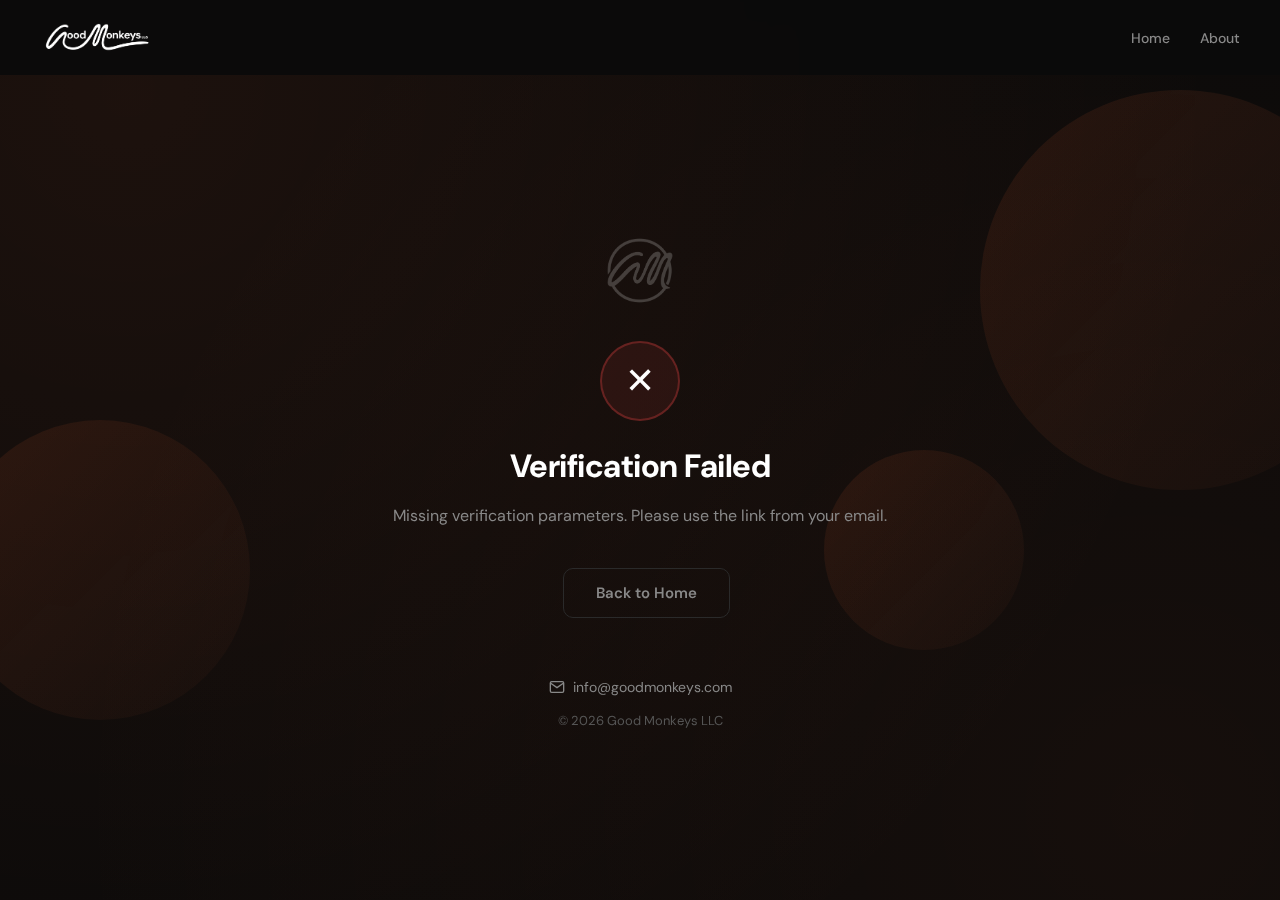
<file: verify.html>
<!DOCTYPE html>
<html lang="en">
<head>
    <meta charset="UTF-8">
    <meta name="viewport" content="width=device-width, initial-scale=1.0">
    <title>Verify Email - Good Monkeys</title>
    <meta name="description" content="Verify your email for the Flick app by Good Monkeys LLC.">
    
    <link rel="icon" type="image/png" href="assets/logos/favicon.png">
    <link rel="preconnect" href="https://fonts.googleapis.com">
    <link rel="preconnect" href="https://fonts.gstatic.com" crossorigin>
    <link href="https://fonts.googleapis.com/css2?family=DM+Sans:wght@300;400;500;600;700&display=swap" rel="stylesheet">
    
    <style>
        * {
            margin: 0;
            padding: 0;
            box-sizing: border-box;
        }
        
        :root {
            --primary: #FF6B35;
            --dark: #0A0A0A;
            --dark-light: #141414;
            --text: #FFFFFF;
            --text-muted: #888888;
            --border: #2a2a2a;
            --success: #22C55E;
            --error: #EF4444;
        }
        
        body {
            font-family: 'DM Sans', sans-serif;
            background: var(--dark);
            color: var(--text);
            min-height: 100vh;
            overflow-x: hidden;
        }
        
        .bg-animation {
            position: fixed;
            top: 0;
            left: 0;
            width: 100%;
            height: 100%;
            z-index: 0;
            overflow: hidden;
            pointer-events: none;
        }
        
        .bg-animation::before {
            content: '';
            position: absolute;
            top: -50%;
            left: -50%;
            width: 200%;
            height: 200%;
            background: radial-gradient(circle at 30% 30%, rgba(255, 107, 53, 0.08) 0%, transparent 50%),
                        radial-gradient(circle at 70% 70%, rgba(255, 107, 53, 0.05) 0%, transparent 50%);
            animation: pulse 15s ease-in-out infinite;
        }
        
        .floating-shapes {
            position: absolute;
            width: 100%;
            height: 100%;
        }
        
        .shape {
            position: absolute;
            border-radius: 50%;
            background: linear-gradient(135deg, rgba(255, 107, 53, 0.1), rgba(255, 107, 53, 0.02));
            animation: float 20s ease-in-out infinite;
        }
        
        .shape:nth-child(1) {
            width: 400px;
            height: 400px;
            top: 10%;
            right: -100px;
        }
        
        .shape:nth-child(2) {
            width: 300px;
            height: 300px;
            bottom: 20%;
            left: -50px;
            animation-delay: -5s;
        }
        
        .shape:nth-child(3) {
            width: 200px;
            height: 200px;
            top: 50%;
            right: 20%;
            animation-delay: -10s;
        }
        
        @keyframes pulse {
            0%, 100% { transform: rotate(0deg); }
            50% { transform: rotate(180deg); }
        }
        
        @keyframes float {
            0%, 100% { transform: translateY(0) scale(1); }
            50% { transform: translateY(-30px) scale(1.05); }
        }
        
        .container {
            position: relative;
            z-index: 1;
            min-height: 100vh;
            display: flex;
            flex-direction: column;
            justify-content: center;
            align-items: center;
            padding: 40px 20px;
        }
        
        .stamp {
            width: 80px;
            height: 80px;
            margin: 0 auto 30px;
        }
        
        .stamp img {
            width: 100%;
            height: 100%;
            object-fit: contain;
            filter: brightness(0) invert(1);
            opacity: 0.2;
        }
        
        .content {
            text-align: center;
            max-width: 500px;
            width: 100%;
        }
        
        .status-icon {
            width: 80px;
            height: 80px;
            border-radius: 50%;
            display: flex;
            align-items: center;
            justify-content: center;
            margin: 0 auto 24px;
            font-size: 36px;
        }
        
        .status-icon.loading {
            background: rgba(255, 107, 53, 0.1);
            border: 2px solid rgba(255, 107, 53, 0.3);
        }
        
        .status-icon.success {
            background: rgba(34, 197, 94, 0.1);
            border: 2px solid rgba(34, 197, 94, 0.3);
        }
        
        .status-icon.error {
            background: rgba(239, 68, 68, 0.1);
            border: 2px solid rgba(239, 68, 68, 0.3);
        }
        
        h1 {
            font-size: 2rem;
            font-weight: 700;
            margin-bottom: 16px;
            letter-spacing: -0.5px;
        }
        
        .subtitle {
            font-size: 1rem;
            color: var(--text-muted);
            margin-bottom: 40px;
            line-height: 1.6;
        }
        
        .btn {
            display: inline-block;
            padding: 14px 32px;
            font-size: 15px;
            font-weight: 600;
            font-family: 'DM Sans', sans-serif;
            background: var(--primary);
            color: white;
            border: none;
            border-radius: 10px;
            cursor: pointer;
            transition: all 0.3s ease;
            text-decoration: none;
        }
        
        .btn:hover {
            background: #e85a2a;
            transform: translateY(-2px);
        }
        
        .btn-outline {
            background: transparent;
            border: 1px solid var(--border);
            color: var(--text-muted);
            margin-left: 12px;
        }
        
        .btn-outline:hover {
            background: rgba(255, 255, 255, 0.05);
            border-color: var(--text-muted);
            color: var(--text);
        }
        
        .buttons {
            display: flex;
            gap: 12px;
            justify-content: center;
            flex-wrap: wrap;
        }
        
        .spinner {
            width: 32px;
            height: 32px;
            border: 3px solid rgba(255, 107, 53, 0.2);
            border-top-color: var(--primary);
            border-radius: 50%;
            animation: spin 0.8s linear infinite;
        }
        
        @keyframes spin {
            to { transform: rotate(360deg); }
        }
        
        .footer {
            margin-top: 60px;
            text-align: center;
        }
        
        .footer-email {
            display: inline-flex;
            align-items: center;
            gap: 8px;
            color: var(--text-muted);
            text-decoration: none;
            font-size: 14px;
            margin-bottom: 16px;
            transition: color 0.3s ease;
        }
        
        .footer-email:hover {
            color: var(--primary);
        }
        
        .copyright {
            font-size: 13px;
            color: #555;
        }
        
        #state-loading,
        #state-success,
        #state-error {
            display: none;
        }
        
        #state-loading.active,
        #state-success.active,
        #state-error.active {
            display: block;
        }
        
        @media (max-width: 600px) {
            .container {
                padding: 30px 20px;
            }
            
            h1 {
                font-size: 1.6rem;
            }
            
            .subtitle {
                font-size: 0.9rem;
            }
            
            .buttons {
                flex-direction: column;
                align-items: center;
            }
            
            .btn-outline {
                margin-left: 0;
            }
        }
    </style>
</head>
<body>
    <div class="bg-animation">
        <div class="floating-shapes">
            <div class="shape"></div>
            <div class="shape"></div>
            <div class="shape"></div>
        </div>
    </div>
    
    <nav style="position:fixed;top:0;left:0;right:0;padding:20px 40px;display:flex;justify-content:space-between;align-items:center;background:rgba(10,10,10,0.9);backdrop-filter:blur(10px);z-index:100;">
        <a href="index.html" style="display:flex;align-items:center;">
            <img src="assets/logos/GoodMonkeys_Logo_GM_V01_Primary_Logo.png" alt="Good Monkeys" style="height:35px;">
        </a>
        <div style="display:flex;gap:30px;">
            <a href="index.html" style="color:#888;text-decoration:none;font-size:14px;font-weight:500;">Home</a>
            <a href="about.html" style="color:#888;text-decoration:none;font-size:14px;font-weight:500;">About</a>
        </div>
    </nav>

    <div class="container" style="padding-top:100px;">
        <div class="stamp">
            <img src="assets/logos/GoodMonkeys_Logo_GM_V01_Logomark.png" alt="GM">
        </div>
        
        <div class="content">
            <!-- Loading State -->
            <div id="state-loading" class="active">
                <div class="status-icon loading">
                    <div class="spinner"></div>
                </div>
                <h1>Verifying Your Email</h1>
                <p class="subtitle">Hang tight, we're confirming your email address...</p>
            </div>
            
            <!-- Success State -->
            <div id="state-success">
                <div class="status-icon success">✓</div>
                <h1>Email Verified!</h1>
                <p class="subtitle">Your email has been verified. You can now open the Flick app and sign in.</p>
                <div class="buttons">
                    <a href="flickapp://" class="btn">Open Flick App</a>
                    <a href="index.html" class="btn btn-outline">Back to Home</a>
                </div>
            </div>
            
            <!-- Error State -->
            <div id="state-error">
                <div class="status-icon error">✕</div>
                <h1>Verification Failed</h1>
                <p class="subtitle" id="error-message">The link may have expired or is invalid. Please try signing up again in the Flick app.</p>
                <div class="buttons">
                    <a href="index.html" class="btn btn-outline">Back to Home</a>
                </div>
            </div>
        </div>
        
        <div class="footer">
            <a href="mailto:info@goodmonkeys.com" class="footer-email">
                <svg width="16" height="16" viewBox="0 0 24 24" fill="none" stroke="currentColor" stroke-width="2">
                    <path d="M4 4h16c1.1 0 2 .9 2 2v12c0 1.1-.9 2-2 2H4c-1.1 0-2-.9-2-2V6c0-1.1.9-2 2-2z"></path>
                    <polyline points="22,6 12,13 2,6"></polyline>
                </svg>
                info@goodmonkeys.com
            </a>
            <div class="copyright">© 2026 Good Monkeys LLC</div>
        </div>
    </div>
    
    <script>
        const SUPABASE_URL = 'https://gnzrcanlxueqffcdiykl.supabase.co';
        const SUPABASE_ANON_KEY = 'eyJhbGciOiJIUzI1NiIsInR5cCI6IkpXVCJ9.eyJpc3MiOiJzdXBhYmFzZSIsInJlZiI6ImduenJjYW5seHVlcWZmY2RpeWtsIiwicm9sZSI6ImFub24iLCJpYXQiOjE3NzIwMzU2NTcsImV4cCI6MjA4NzYxMTY1N30.JP1t2iZAKfw8O2GtOo1fwwE3Eobvj-IEV9USpeMhpsA';

        async function verifyEmail() {
            const params = new URLSearchParams(window.location.search);
            const tokenHash = params.get('token_hash');
            const type = params.get('type');

            if (!tokenHash || !type) {
                showError('Missing verification parameters. Please use the link from your email.');
                return;
            }

            try {
                const response = await fetch(`${SUPABASE_URL}/auth/v1/verify`, {
                    method: 'POST',
                    headers: {
                        'apikey': SUPABASE_ANON_KEY,
                        'Content-Type': 'application/json'
                    },
                    body: JSON.stringify({
                        token_hash: tokenHash,
                        type: type
                    })
                });

                if (response.ok) {
                    showSuccess();
                } else {
                    const data = await response.json();
                    console.error('Verification error:', data);
                    showError(data.error_description || data.msg || 'Verification failed. The link may have expired. Please try again.');
                }
            } catch (err) {
                console.error('Network error:', err);
                showError('Could not reach the server. Please check your connection and try again.');
            }
        }

        function showSuccess() {
            document.getElementById('state-loading').classList.remove('active');
            document.getElementById('state-success').classList.add('active');
        }

        function showError(message) {
            document.getElementById('state-loading').classList.remove('active');
            document.getElementById('state-error').classList.add('active');
            if (message) {
                document.getElementById('error-message').textContent = message;
            }
        }

        verifyEmail();
    </script>
</body>
</html>
</file>
